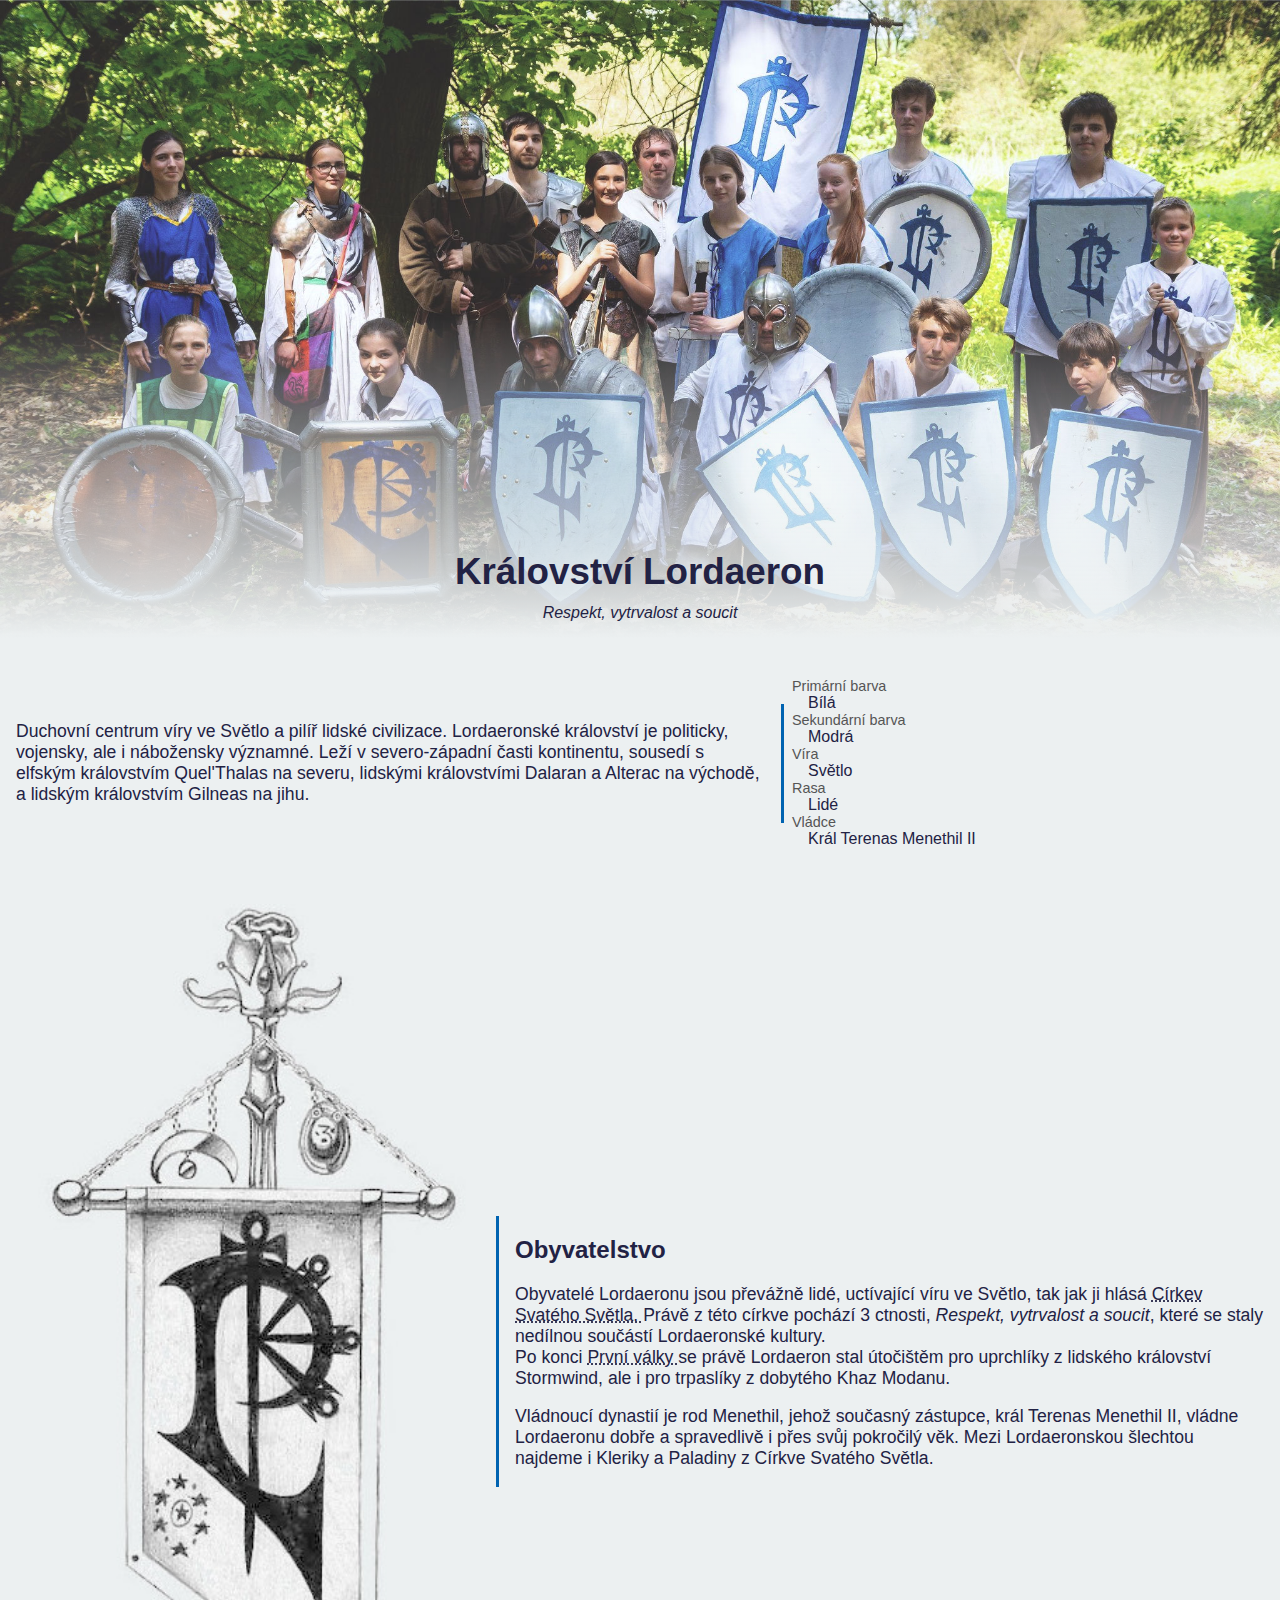
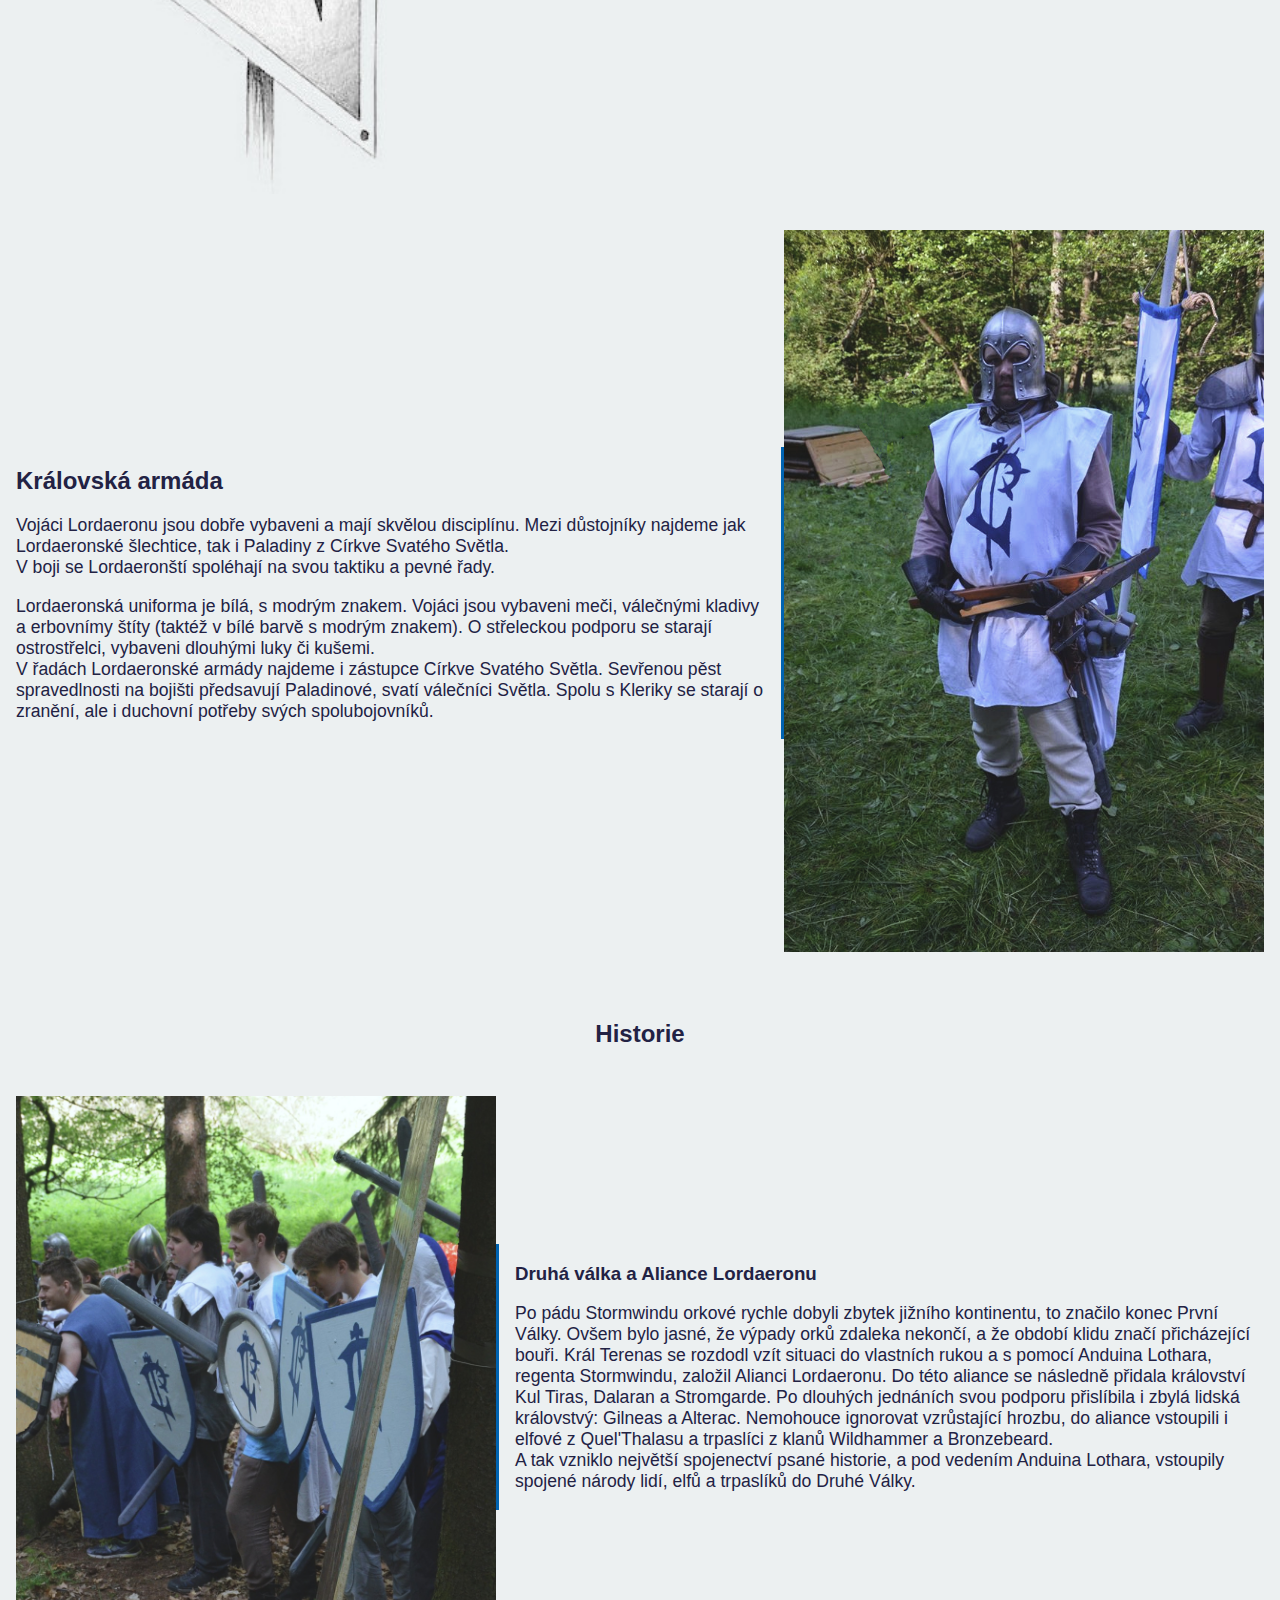
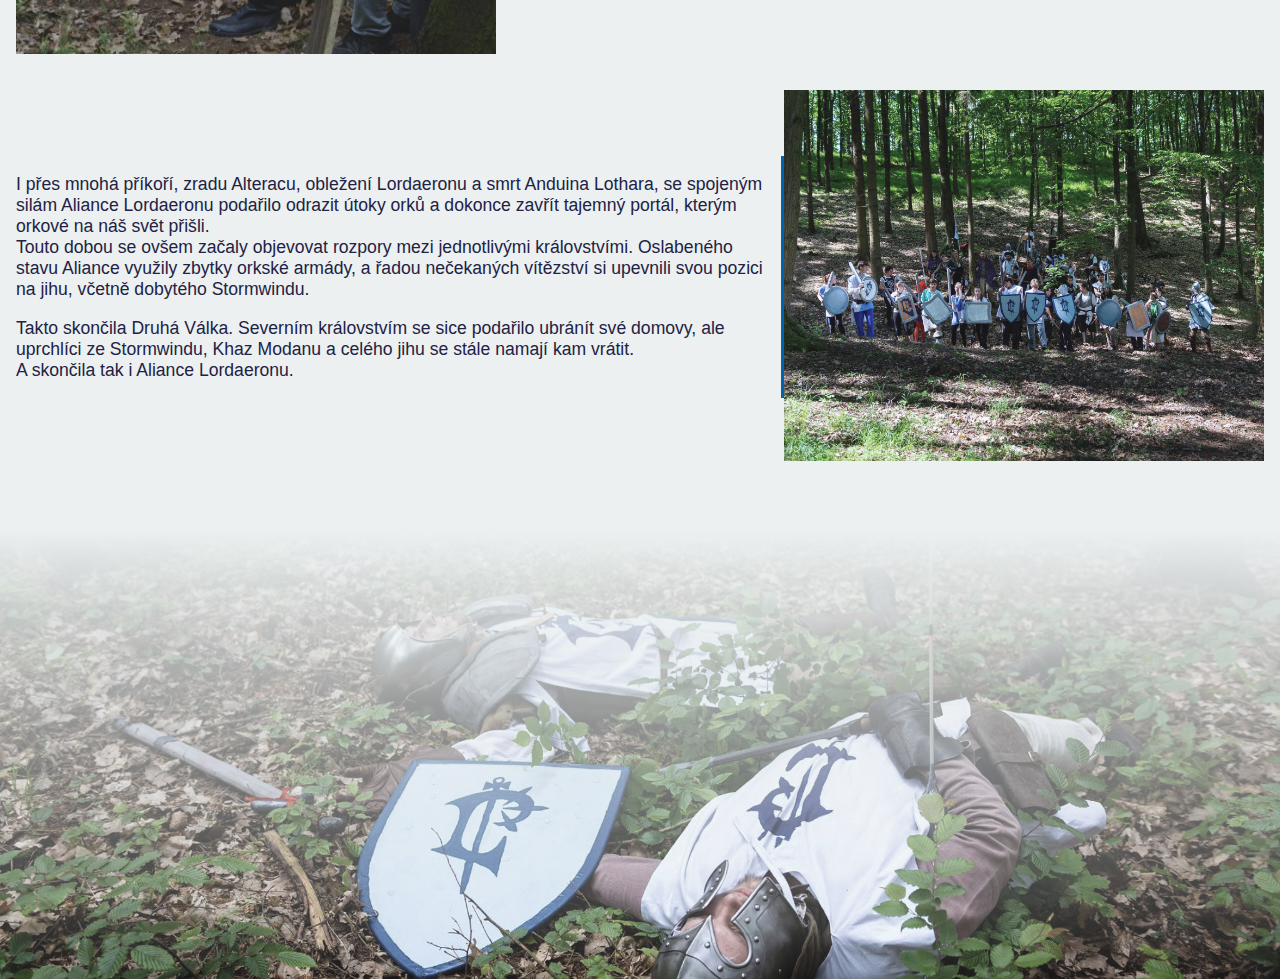
<file: index.html>
<!DOCTYPE html>
<html lang="cs">
  <head>
    <meta charset="utf-8">
    <meta name="robots" content="noindex">
    <meta name="viewport" content="width=device-width, initial-scale=1.0">
    <title> Království Lordaeron </title>
    <link rel="stylesheet" href="./main.css">
    <link rel="preload" href="./img/group.jpg" as="image">
  </head>
  <body>

    <header>
      <h1> Království Lordaeron </h1>
      <i> Respekt, vytrvalost a soucit </i>
    </header>

    <section>
      <div class="content">
        <p>
          Duchovní centrum víry ve Světlo a pilíř lidské civilizace.
          Lordaeronské království je politicky, vojensky, ale i nábožensky
          významné. Leží v severo-západní časti kontinentu, sousedí s
          elfským královstvím Quel'Thalas na severu,
          lidskými královstvími Dalaran a Alterac na východě,
          a lidským královstvím Gilneas na jihu.
        </p>
      </div>
      <dl class="infobox content-add">
        <dt> Primární barva </dt>
        <dd> Bílá </dd>
        <dt> Sekundární barva </dt>
        <dd> Modrá </dd>
        <dt> Víra </dt>
        <dd> Světlo </dd>
        <dt> Rasa </dt>
        <dd> Lidé </dd>
        <dt> Vládce </dt>
        <dd> Král Terenas Menethil II </dd>
      </dl>
    </section>

    <section>
      <div class="content">
        <h2> Obyvatelstvo </h2>
        <p>
          Obyvatelé Lordaeronu jsou převážně lidé, uctívající víru ve Světlo,
          tak jak ji hlásá
          <abbr title="Náboženská ogranizace založena v Lordaeronu, aby sjednotila víru ve Světlo">
            Církev Svatého Světla.
          </abbr>
          Právě z této církve pochází 3 ctnosti, <i>Respekt, vytrvalost a soucit</i>,
          které se staly nedílnou součástí Lordaeronské kultury. <br>
          Po konci
          <abbr title="Válka započala invazí orků na náš svět, a vyústila v pád Stormwindu">
            První války
          </abbr>
          se právě Lordaeron stal útočištěm pro uprchlíky z
          lidského království Stormwind,
          ale i pro trpaslíky z dobytého Khaz Modanu.
        </p>
        <p>
          Vládnoucí dynastií je rod Menethil, jehož současný zástupce,
          král Terenas Menethil II, vládne Lordaeronu dobře a spravedlivě i
          přes svůj pokročilý věk. Mezi Lordaeronskou šlechtou najdeme i
          Kleriky a Paladiny z Církve Svatého Světla.
        </p>
      </div>
      <div class="content-add">
        <img src="./img/banner.jpg" alt="">
      </div>
    </section>

    <section>
      <div class="content">
        <h2> Královská armáda </h2>
        <p>
          Vojáci Lordaeronu jsou dobře vybaveni a mají skvělou disciplínu.
          Mezi důstojníky najdeme jak Lordaeronské šlechtice, tak i
          Paladiny z Církve Svatého Světla.<br>
          V boji se Lordaeronští spoléhají na svou taktiku a pevné řady.
        </p>
        <p>
          Lordaeronská uniforma je bílá, s modrým znakem. Vojáci jsou vybaveni
          meči, válečnými kladivy a erbovnímy štíty (taktéž v bílé barvě s modrým
          znakem).
          O střeleckou podporu se starají ostrostřelci, vybaveni dlouhými luky
          či kušemi. <br>
          V řadách Lordaeronské armády najdeme i zástupce Církve Svatého Světla.
          Sevřenou pěst spravedlnosti na bojišti předsavují Paladinové, svatí
          válečníci Světla. Spolu s Kleriky se starají o zranění, ale i duchovní
          potřeby svých spolubojovníků.
        </p>
      </div>
      <div class="content-add">
        <img src="./img/soldier.jpg" alt="">
      </div>
    </section>

    <h2> Historie </h2>

    <section>
      <div class="content">
        <h3> Druhá válka a Aliance Lordaeronu </h3>
        <p>
          Po pádu Stormwindu orkové rychle dobyli zbytek jižního kontinentu,
          to značilo konec První Války. Ovšem bylo jasné, že výpady orků zdaleka
          nekončí, a že období klidu značí přicházející bouři. Král Terenas
          se rozdodl vzít situaci do vlastních rukou a s pomocí Anduina Lothara,
          regenta Stormwindu, založil Alianci Lordaeronu. Do této aliance se
          následně přidala království Kul Tiras, Dalaran a Stromgarde.
          Po dlouhých jednáních svou podporu přislíbila i zbylá lidská královstvý:
          Gilneas a Alterac. Nemohouce ignorovat vzrůstající hrozbu, do aliance
          vstoupili i elfové z Quel'Thalasu a trpaslíci z klanů Wildhammer a
          Bronzebeard. <br>
          A tak vzniklo největší spojenectví psané historie, a pod vedením
          Anduina Lothara, vstoupily spojené národy lidí, elfů a trpaslíků do
          Druhé Války.
        </p>
      </div>
      <div class="content-add">
        <img src="./img/defense.jpg" alt="">
      </div>
    </section>

    <section>
      <div class="content">
        <p>
          I přes mnohá příkoří, zradu Alteracu, obležení Lordaeronu a
          smrt Anduina Lothara, se spojeným silám Aliance Lordaeronu podařilo
          odrazit útoky orků a dokonce zavřít tajemný portál, kterým orkové
          na náš svět přišli. <br>
          Touto dobou se ovšem začaly objevovat rozpory mezi jednotlivými
          královstvími. Oslabeného stavu Aliance využily zbytky orkské armády,
          a řadou nečekaných vítězství si upevnili svou pozici na jihu, včetně
          dobytého Stormwindu.
        </p>
        <p>
          Takto skončila Druhá Válka. Severním královstvím se sice podařilo
          ubránít své domovy, ale uprchlíci ze Stormwindu, Khaz Modanu a celého
          jihu se stále namají kam vrátit. <br>
          A skončila tak i Aliance Lordaeronu.
        </p>
      </div>
      <div class="content-add">
        <img src="./img/army.jpg" alt="">
      </div>
    </section>

    <footer>
    </footer>
  </body>
</html>
</file>
<file: main.css>
body {
  min-height: 100vh;
  margin: 0;
  display: flex;
  flex-direction: column;
  background-color: #ecf0f1;
  color: #224;
  font-family: sans-serif;
}

body > h1, body > h2, body > h3 {
  padding-top: 1rem;
  text-align: center;
}
section, header {
  padding: 0.1rem;
}
@media (min-width: 22rem) {
  body > h1, body > h2, body > h3 {
    margin: 2rem;
  }
  section, header {
    padding: 1rem;
  }
}
section {
  display: flex;
  flex-wrap: wrap-reverse;
  justify-content: center;
  align-items: center;
}
section:nth-of-type(even) {
  flex-direction: row-reverse;
}
section > .content-add {
  width: 20rem;
}
section > .content-add > img {
  width: 20rem;
  max-width: 100%;
}
@media(min-width: 70rem) {
  section > .content-add,
  section > .content-add > img{
    width: 30rem;
  }
}
section > .content {
  flex: 1;
  box-sizing: border-box;
  max-width: 50rem;
  border: 0 solid #0063b1;
  padding: 0 0.3rem;
}
@media (min-width: 22rem) {
  section > .content {
    min-width: 20rem;
  }
}
@media (min-width: 42.6rem) {
  section:nth-of-type(even) > .content {
    border-left-width: 0.2rem;
    padding: 0;
    padding-left: 0.4rem;
  }
  section:nth-of-type(odd) > .content {
    border-right-width: 0.2rem;
    padding: 0;
    padding-right: 0.4rem;
  }
}
@media(min-width: 70rem) {
  section:nth-of-type(even) > .content {
    padding-left: 1rem;
  }
  section:nth-of-type(odd) > .content {
    padding-right: 1rem;
  }
}

section.highlight {
  background-color: #0063b1;
  color: #ecf0f1;
}

p {
  font-size: 1.1rem;
}


h1 {
  font-size: 2.3rem;
  padding: 0.7rem;
}
header {
  background:
    linear-gradient(transparent 35vh, #ecf0f1),
    url(./img/group.jpg);
  padding-top: 10rem;
  padding-top: 60vh;
  background-size: cover;
  background-position: center;
}
header > * {
  text-align: center;
  max-width: 50rem;
  margin: auto;
  display: block;
}

footer {
  background:
    linear-gradient(#ecf0f1, transparent),
    url(./img/fallen.jpg);
  padding-top: 50vh;
  background-size: cover;
  background-position: center;
  margin-top: auto;
  border-top: 3rem solid #ecf0f1;
}



/* Infobox */
.infobox {
  box-sizing: border-box;
  padding: 0.5rem;
}
.infobox > dt {
  font-size: 90%;
  color: #555;
}
.infobox > dd {
  margin-left: 1rem;
}
</file>
